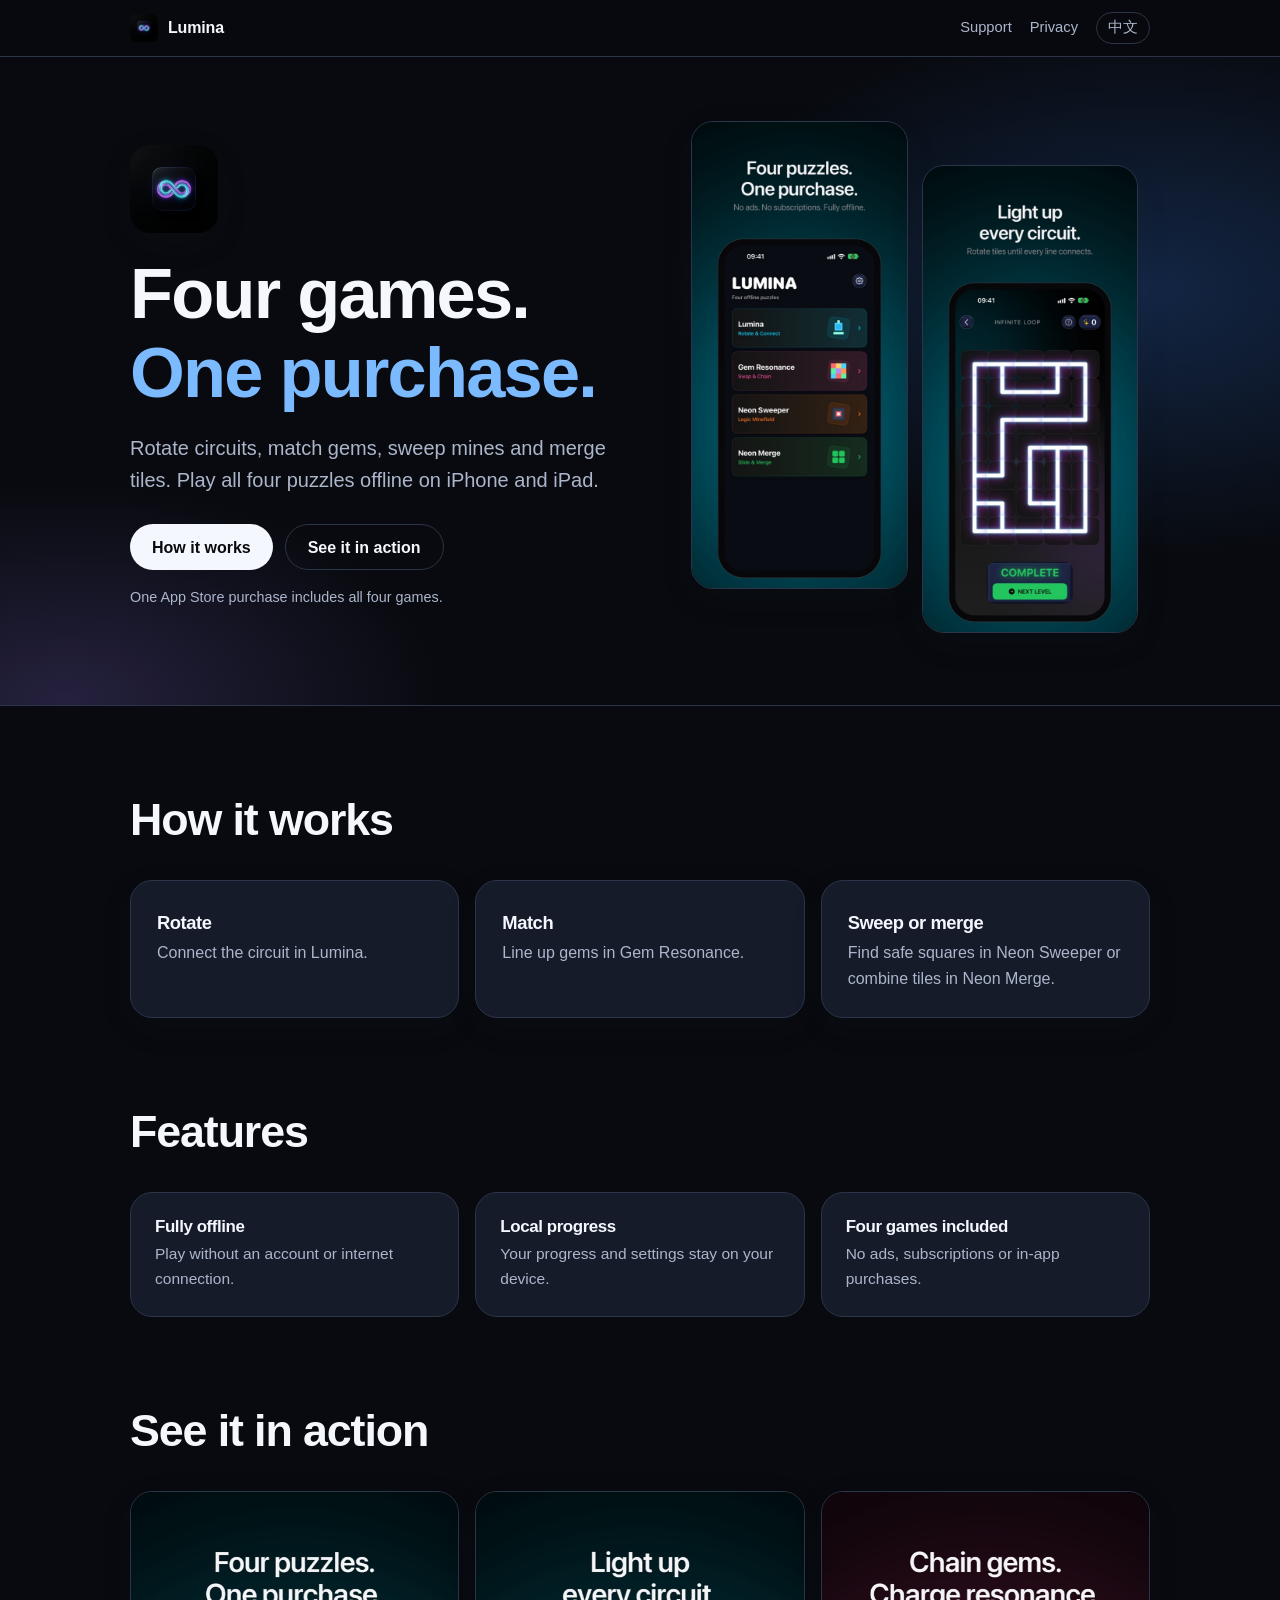
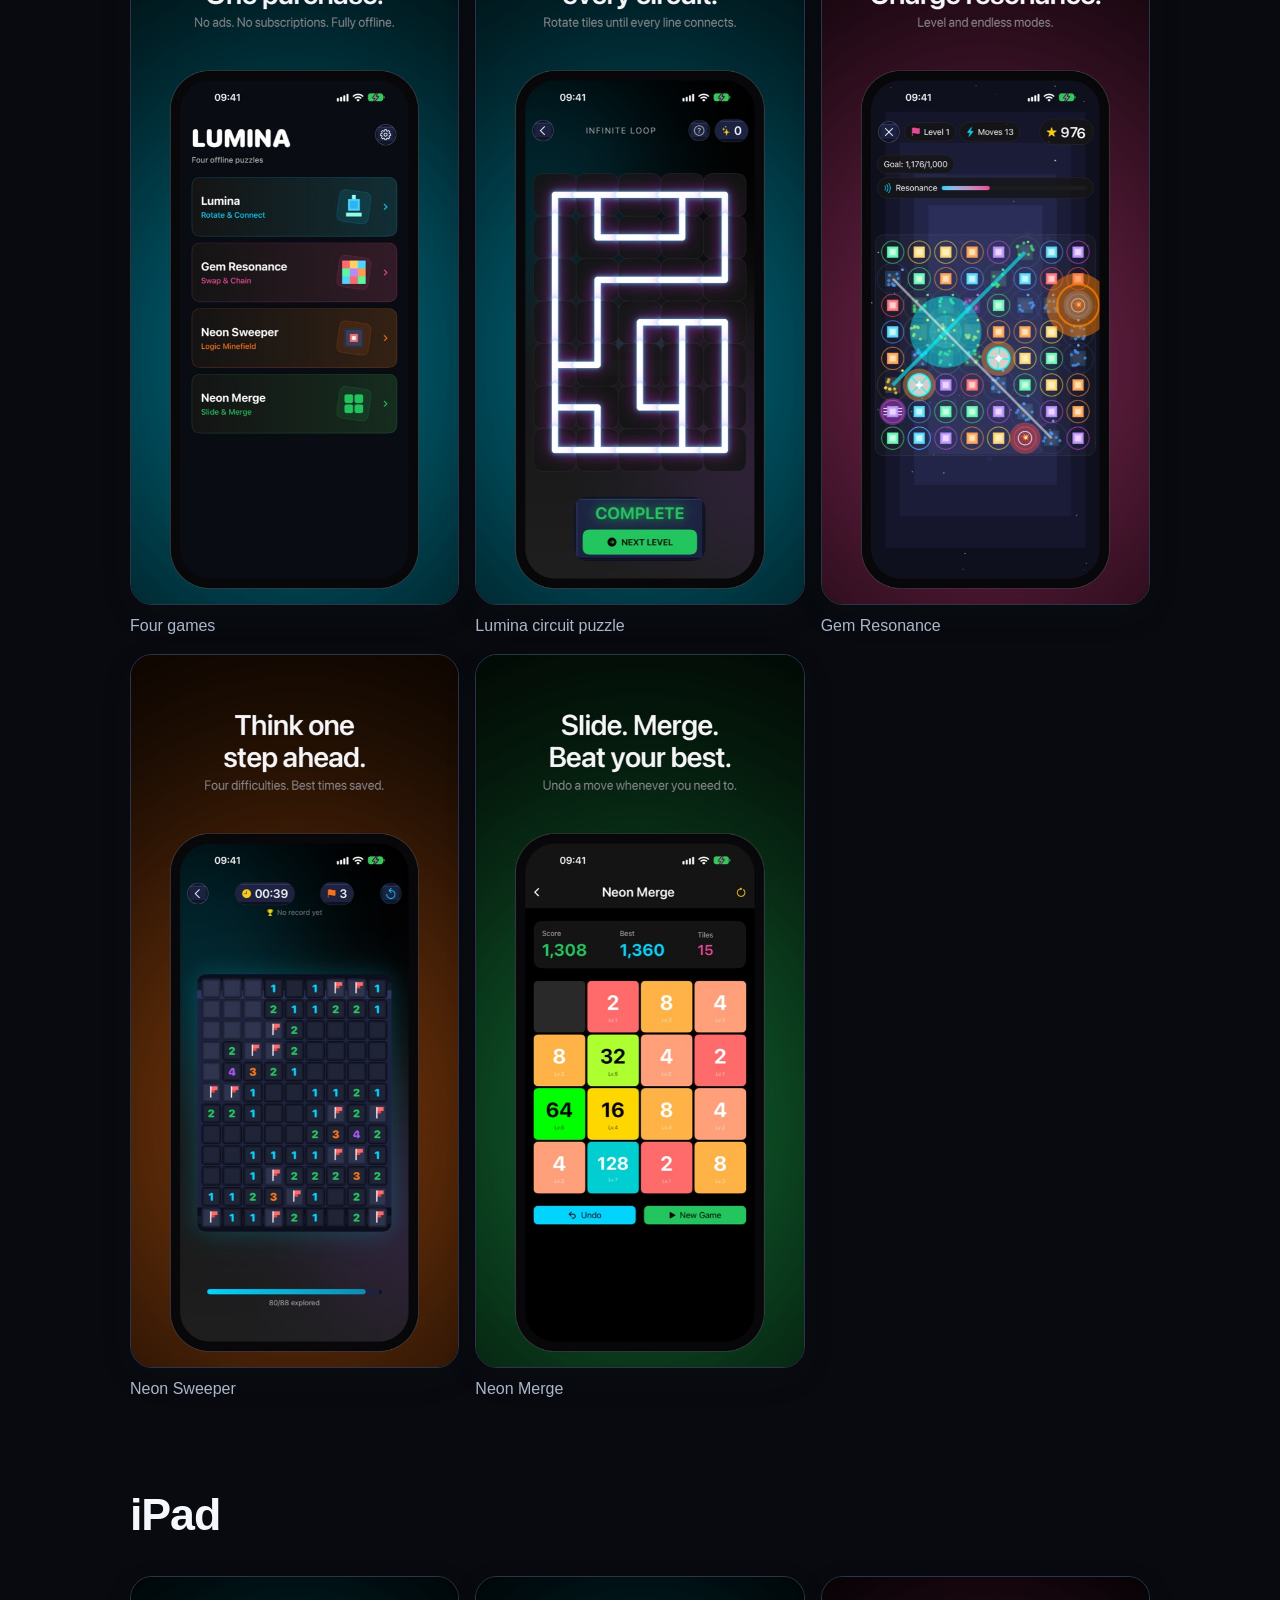
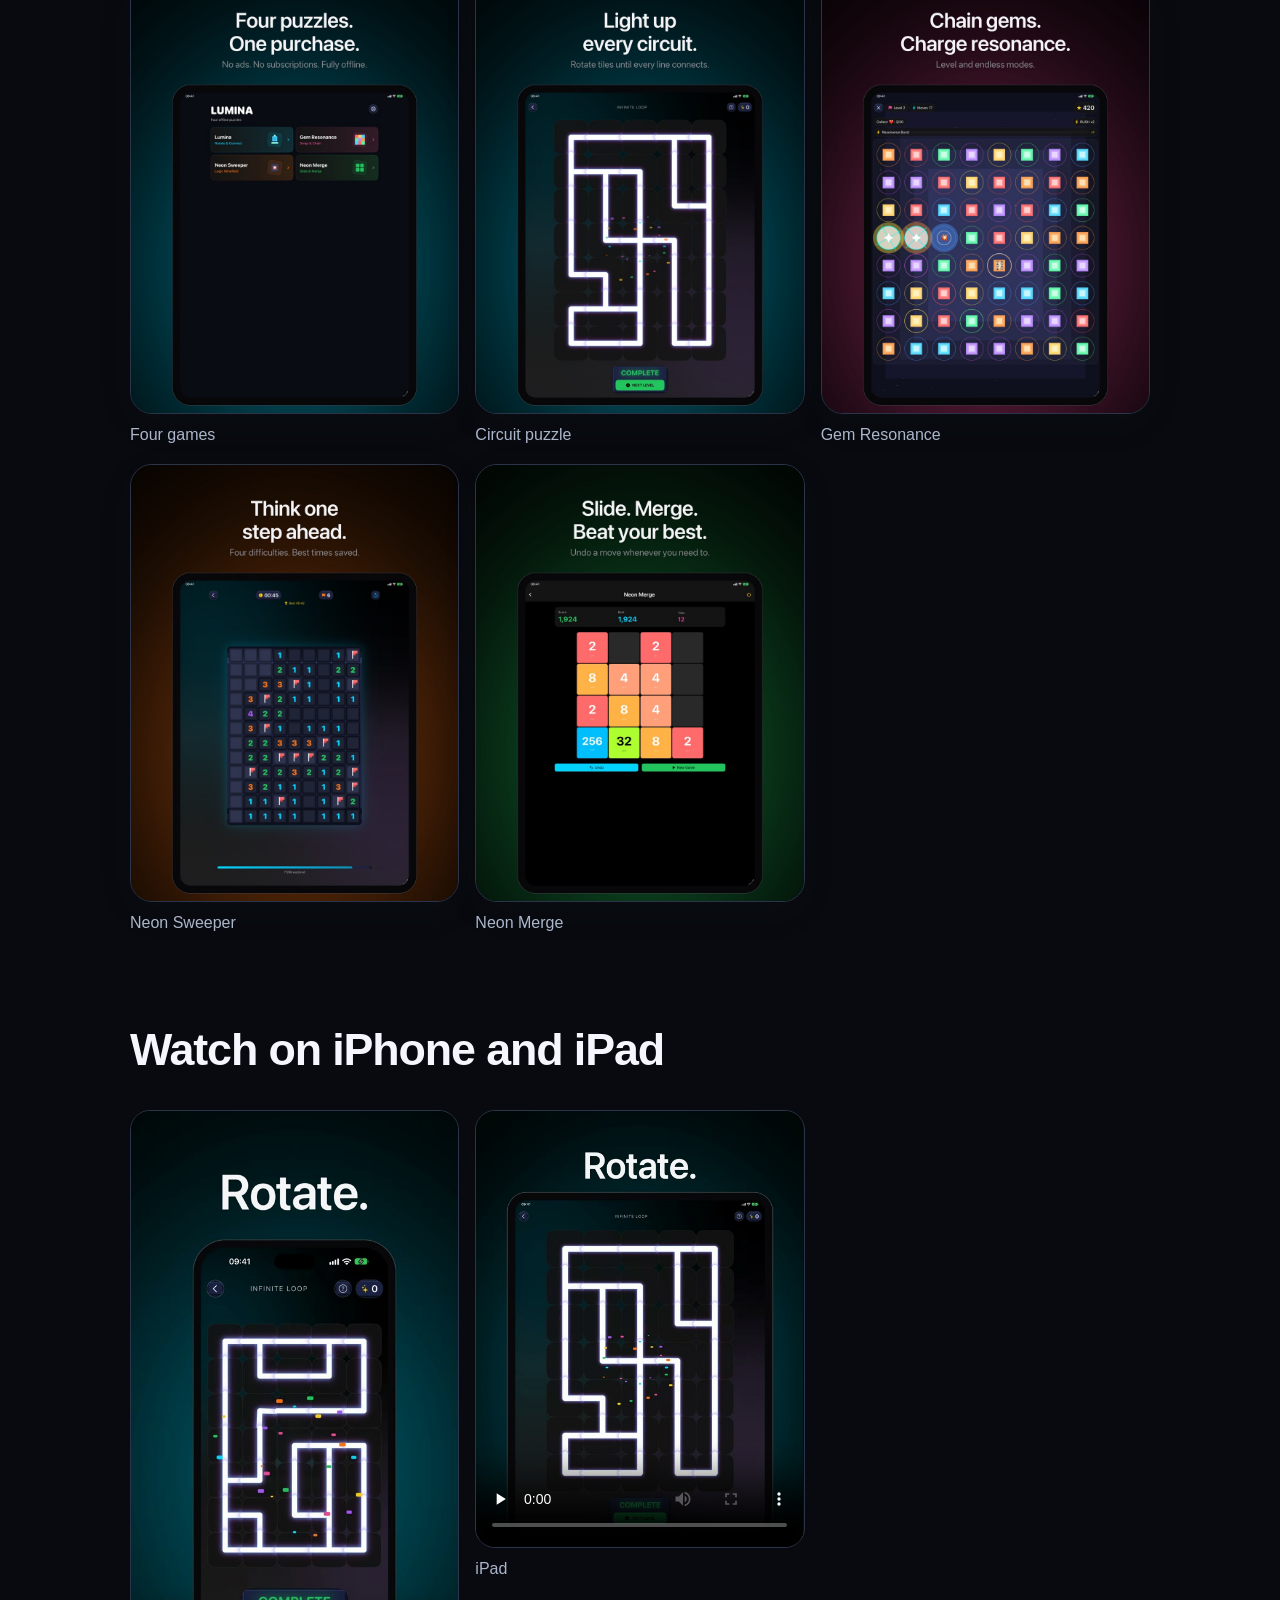
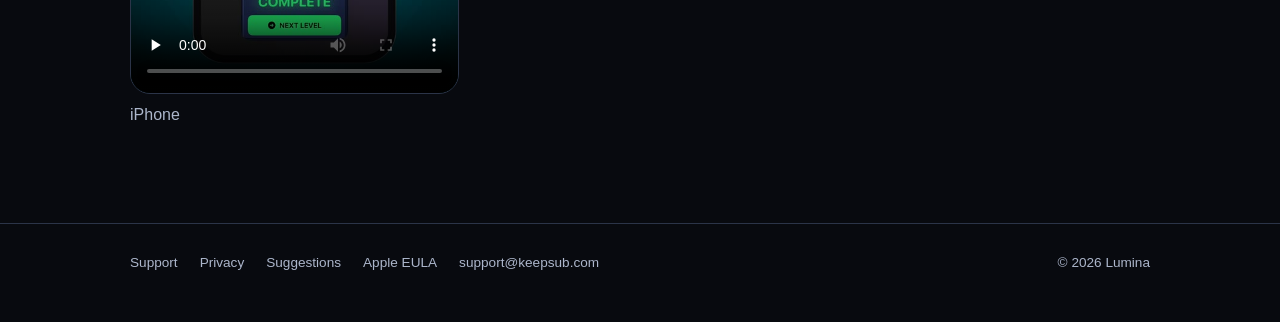
<file: index.html>
<!doctype html>
<html lang="en">
<head>
  <meta charset="utf-8">
  <meta name="viewport" content="width=device-width, initial-scale=1">
  <title>Lumina · Four games. One purchase.</title>
  <meta name="description" content="Rotate circuits, match gems, sweep mines and merge tiles. Play all four puzzles offline on iPhone and iPad.">
  <meta property="og:title" content="Lumina · Four games. One purchase.">
  <meta property="og:description" content="Rotate circuits, match gems, sweep mines and merge tiles. Play all four puzzles offline on iPhone and iPad.">
  <meta property="og:image" content="https://zergcsda.github.io/lumina-docs/media/icon.png">
  <link rel="alternate" hreflang="en" href="https://zergcsda.github.io/lumina-docs/index.html">
  <link rel="alternate" hreflang="zh-Hans" href="https://zergcsda.github.io/lumina-docs/index_zh.html">
  <link rel="icon" href="media/icon.png">
  <link rel="stylesheet" href="home.css">
</head>
<body>
<nav class="top"><div class="wrap">
  <a class="brand" href="index.html"><img src="media/icon.png" alt="">Lumina</a>
  <div class="links">
    <a href="support.html">Support</a>
    <a href="privacy.html">Privacy</a>
    <a class="lang" href="index_zh.html" lang="zh-Hans">中文</a>
  </div>
</div></nav>
<main>
<section class="hero"><div class="wrap">
  <div>
    <img class="icon" src="media/icon.png" alt="" width="88" height="88">
    <h1>Four games.<br><span class="accent">One purchase.</span></h1>
    <p class="lead">Rotate circuits, match gems, sweep mines and merge tiles. Play all four puzzles offline on iPhone and iPad.</p>
    <div class="actions"><a class="btn primary" href="#how">How it works</a><a class="btn ghost" href="#gallery">See it in action</a></div>
    <p class="avail">One App Store purchase includes all four games.</p>
  </div>
  <div class="shots">
    <img src="media/iphone_en_1.jpg" alt="Four games" decoding="async">
    <img src="media/iphone_en_2.jpg" alt="Lumina circuit puzzle" decoding="async">
  </div>
</div></section>
<div class="wrap">
<section class="block" id="how">
  <h2>How it works</h2>
  <div class="steps">
    <article class="step"><h3>Rotate</h3><p>Connect the circuit in Lumina.</p></article>
    <article class="step"><h3>Match</h3><p>Line up gems in Gem Resonance.</p></article>
    <article class="step"><h3>Sweep or merge</h3><p>Find safe squares in Neon Sweeper or combine tiles in Neon Merge.</p></article>
  </div>
</section>
<section class="block">
  <h2>Features</h2>
  <div class="grid">
    <article class="feat"><h3>Fully offline</h3><p>Play without an account or internet connection.</p></article>
    <article class="feat"><h3>Local progress</h3><p>Your progress and settings stay on your device.</p></article>
    <article class="feat"><h3>Four games included</h3><p>No ads, subscriptions or in-app purchases.</p></article>
  </div>
</section>
<section class="block" id="gallery">
  <h2>See it in action</h2>
  <div class="gallery">
    <figure><img src="media/iphone_en_1.jpg" alt="" loading="lazy" decoding="async"><figcaption>Four games</figcaption></figure>
    <figure><img src="media/iphone_en_2.jpg" alt="" loading="lazy" decoding="async"><figcaption>Lumina circuit puzzle</figcaption></figure>
    <figure><img src="media/iphone_en_3.jpg" alt="" loading="lazy" decoding="async"><figcaption>Gem Resonance</figcaption></figure>
    <figure><img src="media/iphone_en_4.jpg" alt="" loading="lazy" decoding="async"><figcaption>Neon Sweeper</figcaption></figure>
    <figure><img src="media/iphone_en_5.jpg" alt="" loading="lazy" decoding="async"><figcaption>Neon Merge</figcaption></figure>
  </div>
</section>
<section class="block">
  <h2>iPad</h2>
  <div class="gallery">
    <figure><img src="media/ipad_en_1.jpg" alt="" loading="lazy"><figcaption>Four games</figcaption></figure>
    <figure><img src="media/ipad_en_2.jpg" alt="" loading="lazy"><figcaption>Circuit puzzle</figcaption></figure>
    <figure><img src="media/ipad_en_3.jpg" alt="" loading="lazy"><figcaption>Gem Resonance</figcaption></figure>
    <figure><img src="media/ipad_en_4.jpg" alt="" loading="lazy"><figcaption>Neon Sweeper</figcaption></figure>
    <figure><img src="media/ipad_en_5.jpg" alt="" loading="lazy"><figcaption>Neon Merge</figcaption></figure>
  </div>
</section>
<section class="block media" id="video">
  <h2>Watch on iPhone and iPad</h2>
  <div class="gallery">
    <figure><video src="media/promo_iphone.mp4" poster="media/poster_iphone.jpg" controls playsinline preload="none"></video><figcaption>iPhone</figcaption></figure>
    <figure><video src="media/promo_ipad.mp4" poster="media/poster_ipad.jpg" controls playsinline preload="none"></video><figcaption>iPad</figcaption></figure>
  </div>
</section>
</div>
</main>
<footer><div class="wrap">
  <a href="support.html">Support</a>
  <a href="privacy.html">Privacy</a>
  <a href="support.html#feedback">Suggestions</a>
  <a href="https://www.apple.com/legal/internet-services/itunes/dev/stdeula/">Apple EULA</a>
  <a href="mailto:support@keepsub.com">support@keepsub.com</a>
  <span class="sp">© 2026 Lumina</span>
</div></footer>
</body>
</html>
</file>
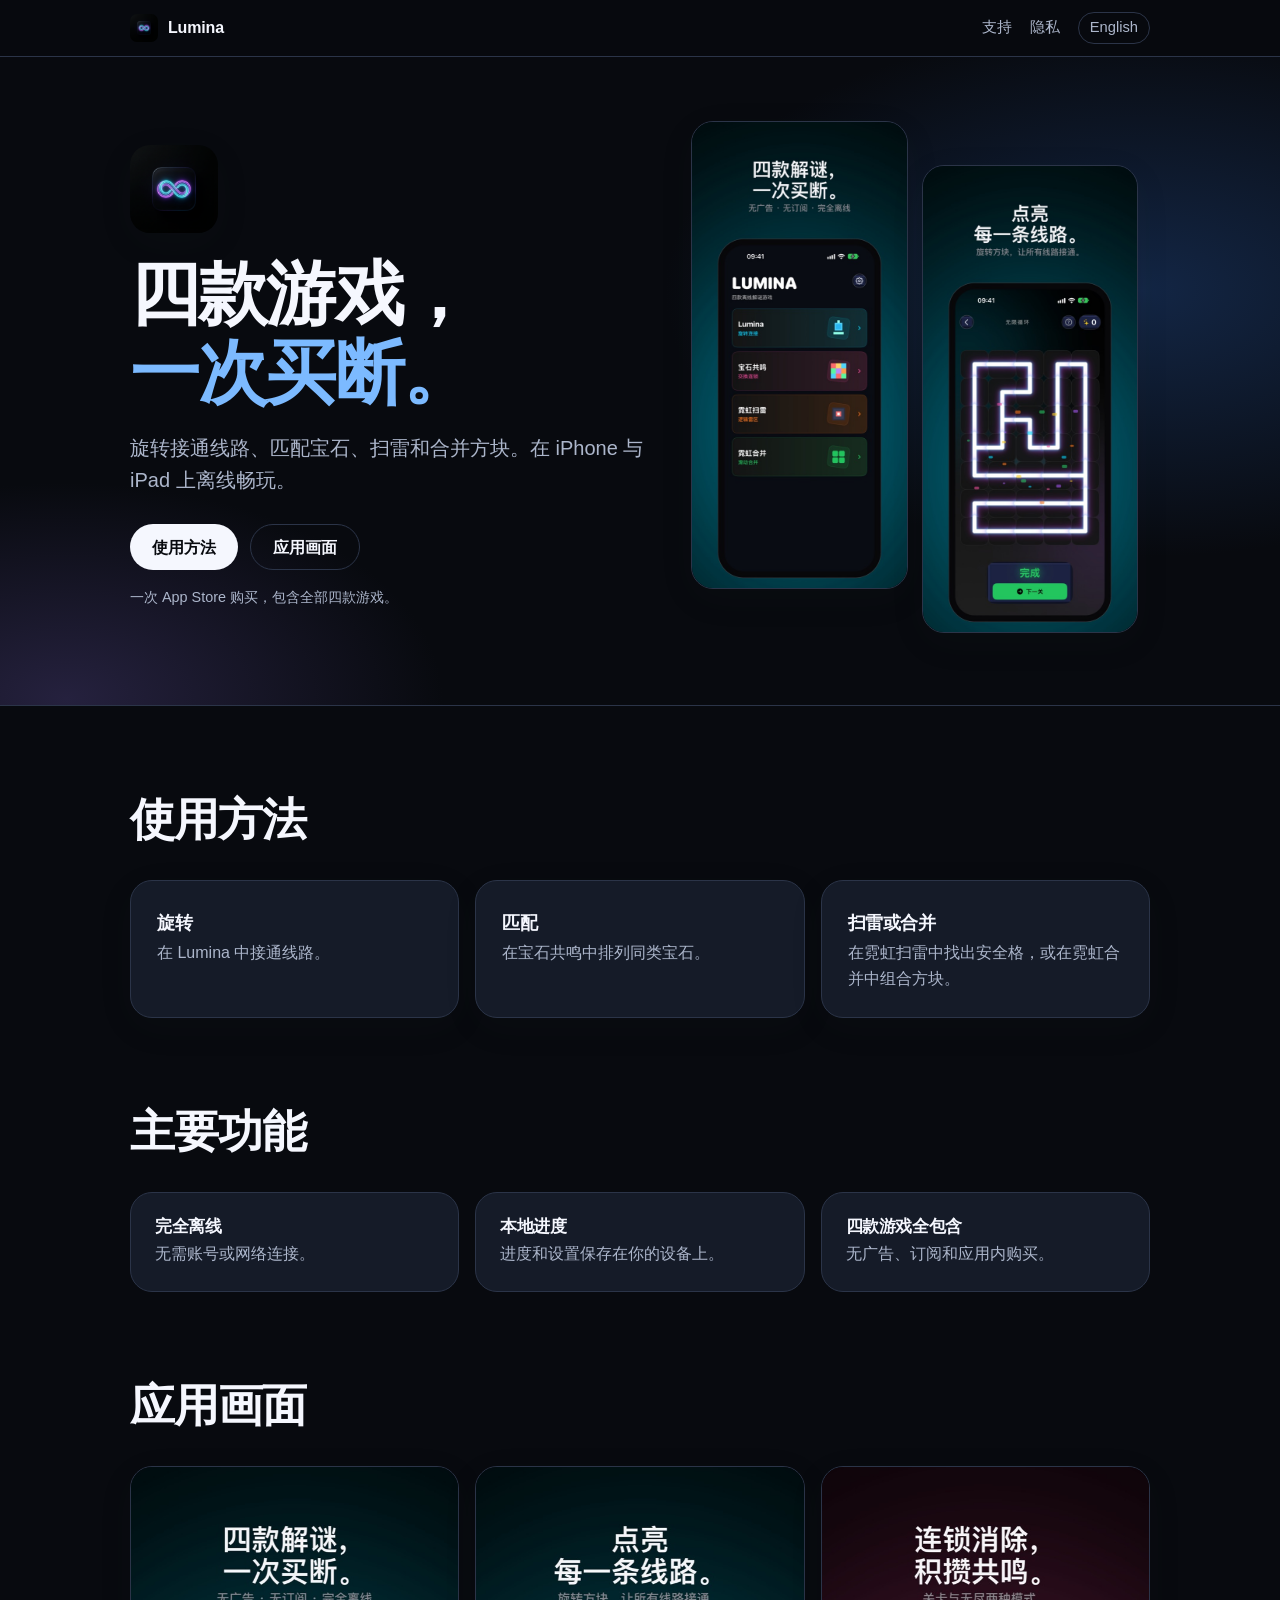
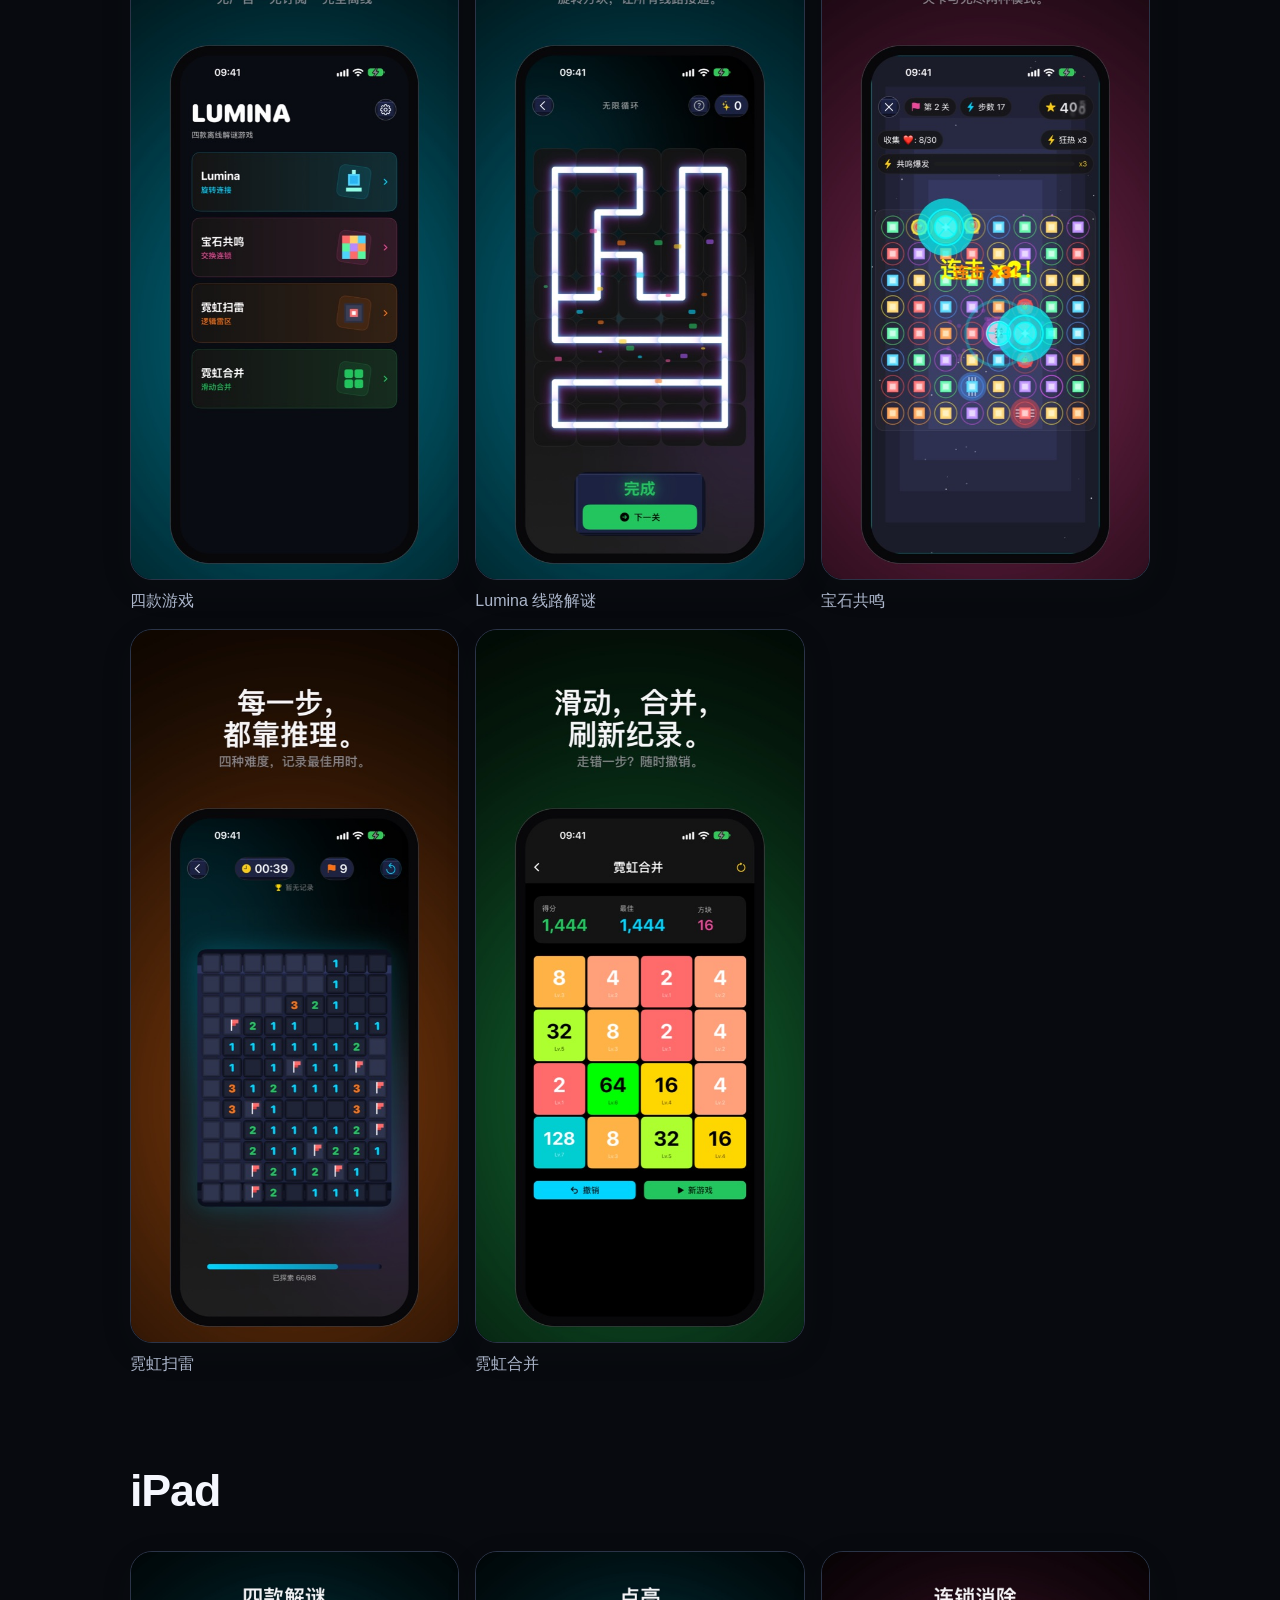
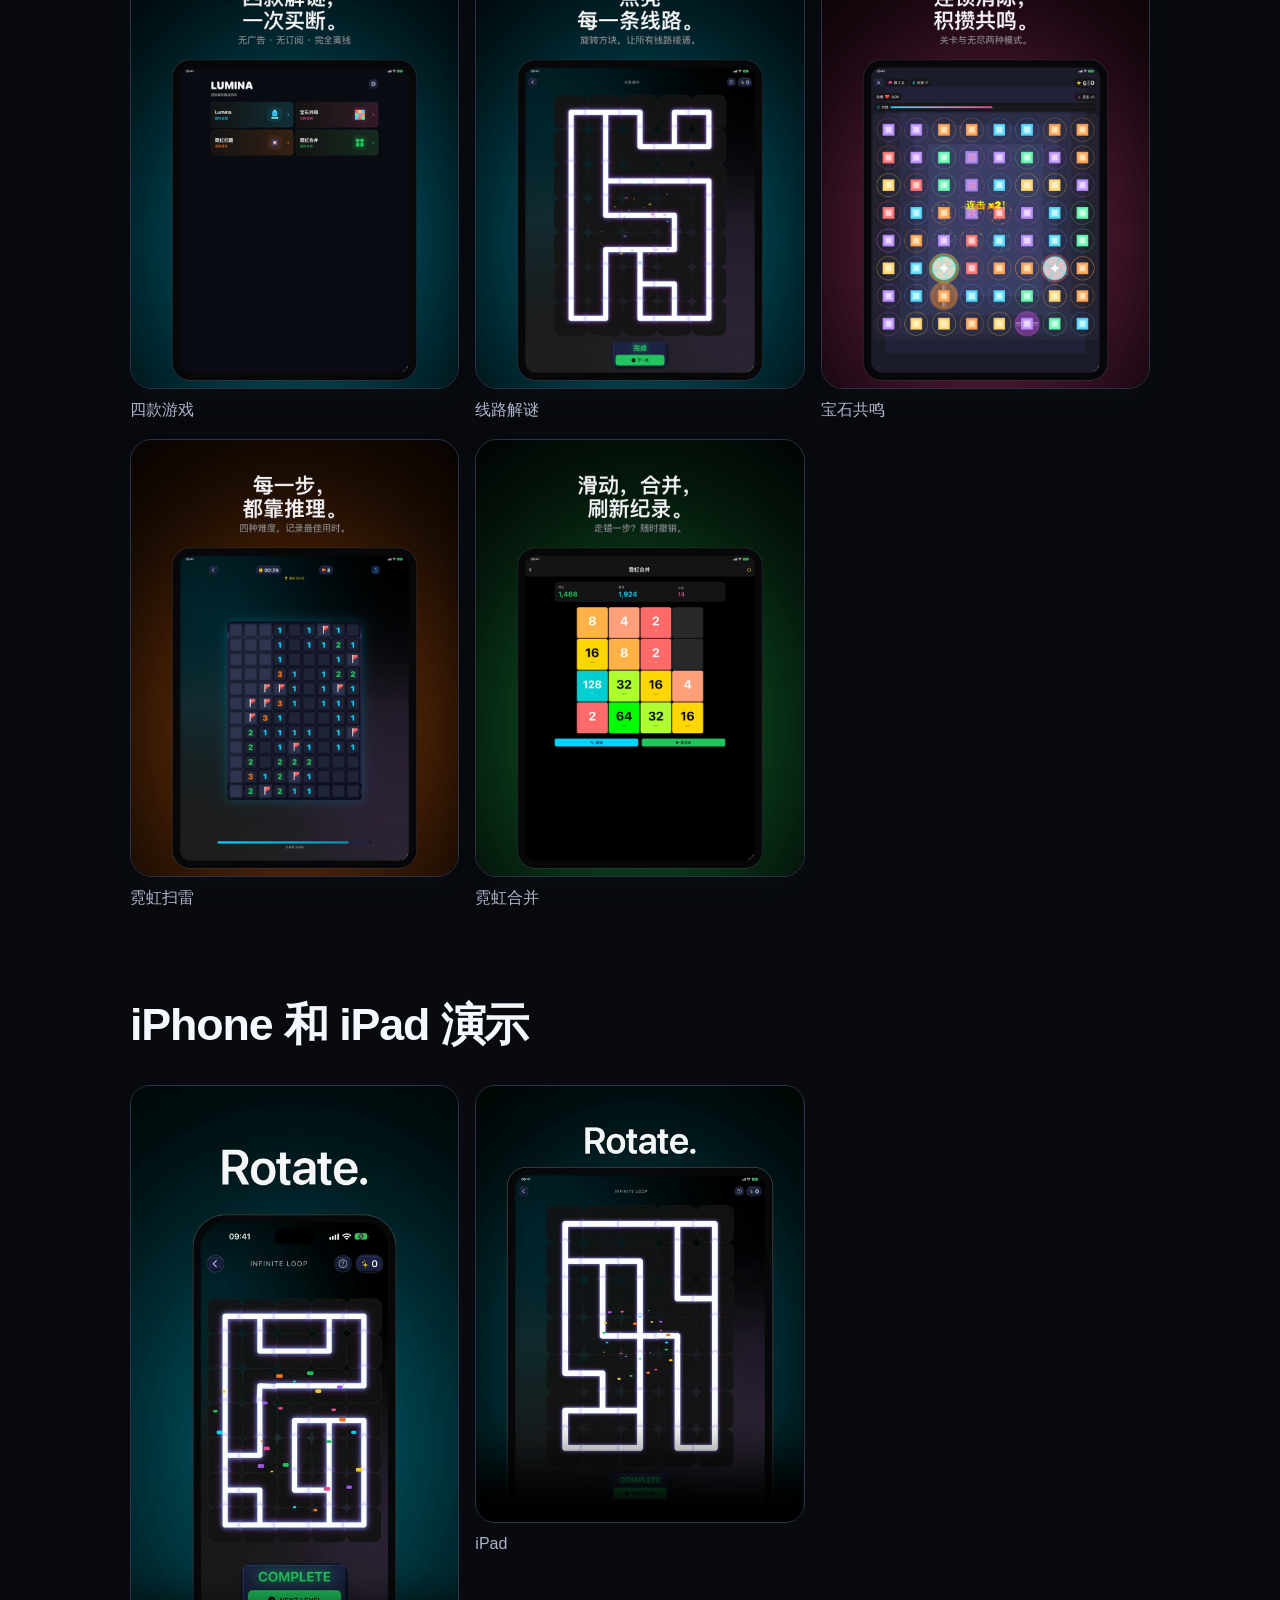
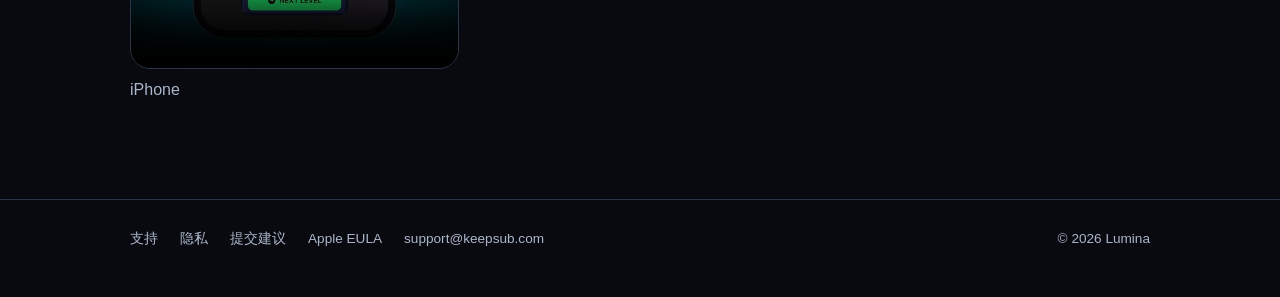
<file: index_zh.html>
<!doctype html>
<html lang="zh-Hans">
<head>
  <meta charset="utf-8">
  <meta name="viewport" content="width=device-width, initial-scale=1">
  <title>Lumina · 四款游戏， 一次买断。</title>
  <meta name="description" content="旋转接通线路、匹配宝石、扫雷和合并方块。在 iPhone 与 iPad 上离线畅玩。">
  <meta property="og:title" content="Lumina · 四款游戏， 一次买断。">
  <meta property="og:description" content="旋转接通线路、匹配宝石、扫雷和合并方块。在 iPhone 与 iPad 上离线畅玩。">
  <meta property="og:image" content="https://zergcsda.github.io/lumina-docs/media/icon.png">
  <link rel="alternate" hreflang="en" href="https://zergcsda.github.io/lumina-docs/index.html">
  <link rel="alternate" hreflang="zh-Hans" href="https://zergcsda.github.io/lumina-docs/index_zh.html">
  <link rel="icon" href="media/icon.png">
  <link rel="stylesheet" href="home.css">
</head>
<body>
<nav class="top"><div class="wrap">
  <a class="brand" href="index_zh.html"><img src="media/icon.png" alt="">Lumina</a>
  <div class="links">
    <a href="support.html#zh">支持</a>
    <a href="privacy.html#zh">隐私</a>
    <a class="lang" href="index.html" lang="en">English</a>
  </div>
</div></nav>
<main>
<section class="hero"><div class="wrap">
  <div>
    <img class="icon" src="media/icon.png" alt="" width="88" height="88">
    <h1>四款游戏，<br><span class="accent">一次买断。</span></h1>
    <p class="lead">旋转接通线路、匹配宝石、扫雷和合并方块。在 iPhone 与 iPad 上离线畅玩。</p>
    <div class="actions"><a class="btn primary" href="#how">使用方法</a><a class="btn ghost" href="#gallery">应用画面</a></div>
    <p class="avail">一次 App Store 购买，包含全部四款游戏。</p>
  </div>
  <div class="shots">
    <img src="media/iphone_zh-Hans_1.jpg" alt="四款游戏" decoding="async">
    <img src="media/iphone_zh-Hans_2.jpg" alt="Lumina 线路解谜" decoding="async">
  </div>
</div></section>
<div class="wrap">
<section class="block" id="how">
  <h2>使用方法</h2>
  <div class="steps">
    <article class="step"><h3>旋转</h3><p>在 Lumina 中接通线路。</p></article>
    <article class="step"><h3>匹配</h3><p>在宝石共鸣中排列同类宝石。</p></article>
    <article class="step"><h3>扫雷或合并</h3><p>在霓虹扫雷中找出安全格，或在霓虹合并中组合方块。</p></article>
  </div>
</section>
<section class="block">
  <h2>主要功能</h2>
  <div class="grid">
    <article class="feat"><h3>完全离线</h3><p>无需账号或网络连接。</p></article>
    <article class="feat"><h3>本地进度</h3><p>进度和设置保存在你的设备上。</p></article>
    <article class="feat"><h3>四款游戏全包含</h3><p>无广告、订阅和应用内购买。</p></article>
  </div>
</section>
<section class="block" id="gallery">
  <h2>应用画面</h2>
  <div class="gallery">
    <figure><img src="media/iphone_zh-Hans_1.jpg" alt="" loading="lazy" decoding="async"><figcaption>四款游戏</figcaption></figure>
    <figure><img src="media/iphone_zh-Hans_2.jpg" alt="" loading="lazy" decoding="async"><figcaption>Lumina 线路解谜</figcaption></figure>
    <figure><img src="media/iphone_zh-Hans_3.jpg" alt="" loading="lazy" decoding="async"><figcaption>宝石共鸣</figcaption></figure>
    <figure><img src="media/iphone_zh-Hans_4.jpg" alt="" loading="lazy" decoding="async"><figcaption>霓虹扫雷</figcaption></figure>
    <figure><img src="media/iphone_zh-Hans_5.jpg" alt="" loading="lazy" decoding="async"><figcaption>霓虹合并</figcaption></figure>
  </div>
</section>
<section class="block">
  <h2>iPad</h2>
  <div class="gallery">
    <figure><img src="media/ipad_zh-Hans_1.jpg" alt="" loading="lazy"><figcaption>四款游戏</figcaption></figure>
    <figure><img src="media/ipad_zh-Hans_2.jpg" alt="" loading="lazy"><figcaption>线路解谜</figcaption></figure>
    <figure><img src="media/ipad_zh-Hans_3.jpg" alt="" loading="lazy"><figcaption>宝石共鸣</figcaption></figure>
    <figure><img src="media/ipad_zh-Hans_4.jpg" alt="" loading="lazy"><figcaption>霓虹扫雷</figcaption></figure>
    <figure><img src="media/ipad_zh-Hans_5.jpg" alt="" loading="lazy"><figcaption>霓虹合并</figcaption></figure>
  </div>
</section>
<section class="block media" id="video">
  <h2>iPhone 和 iPad 演示</h2>
  <div class="gallery">
    <figure><video src="media/promo_iphone.mp4" poster="media/poster_iphone.jpg" controls playsinline preload="none"></video><figcaption>iPhone</figcaption></figure>
    <figure><video src="media/promo_ipad.mp4" poster="media/poster_ipad.jpg" controls playsinline preload="none"></video><figcaption>iPad</figcaption></figure>
  </div>
</section>
</div>
</main>
<footer><div class="wrap">
  <a href="support.html#zh">支持</a>
  <a href="privacy.html#zh">隐私</a>
  <a href="support.html#feedback-zh">提交建议</a>
  <a href="https://www.apple.com/legal/internet-services/itunes/dev/stdeula/">Apple EULA</a>
  <a href="mailto:support@keepsub.com">support@keepsub.com</a>
  <span class="sp">© 2026 Lumina</span>
</div></footer>
</body>
</html>
</file>
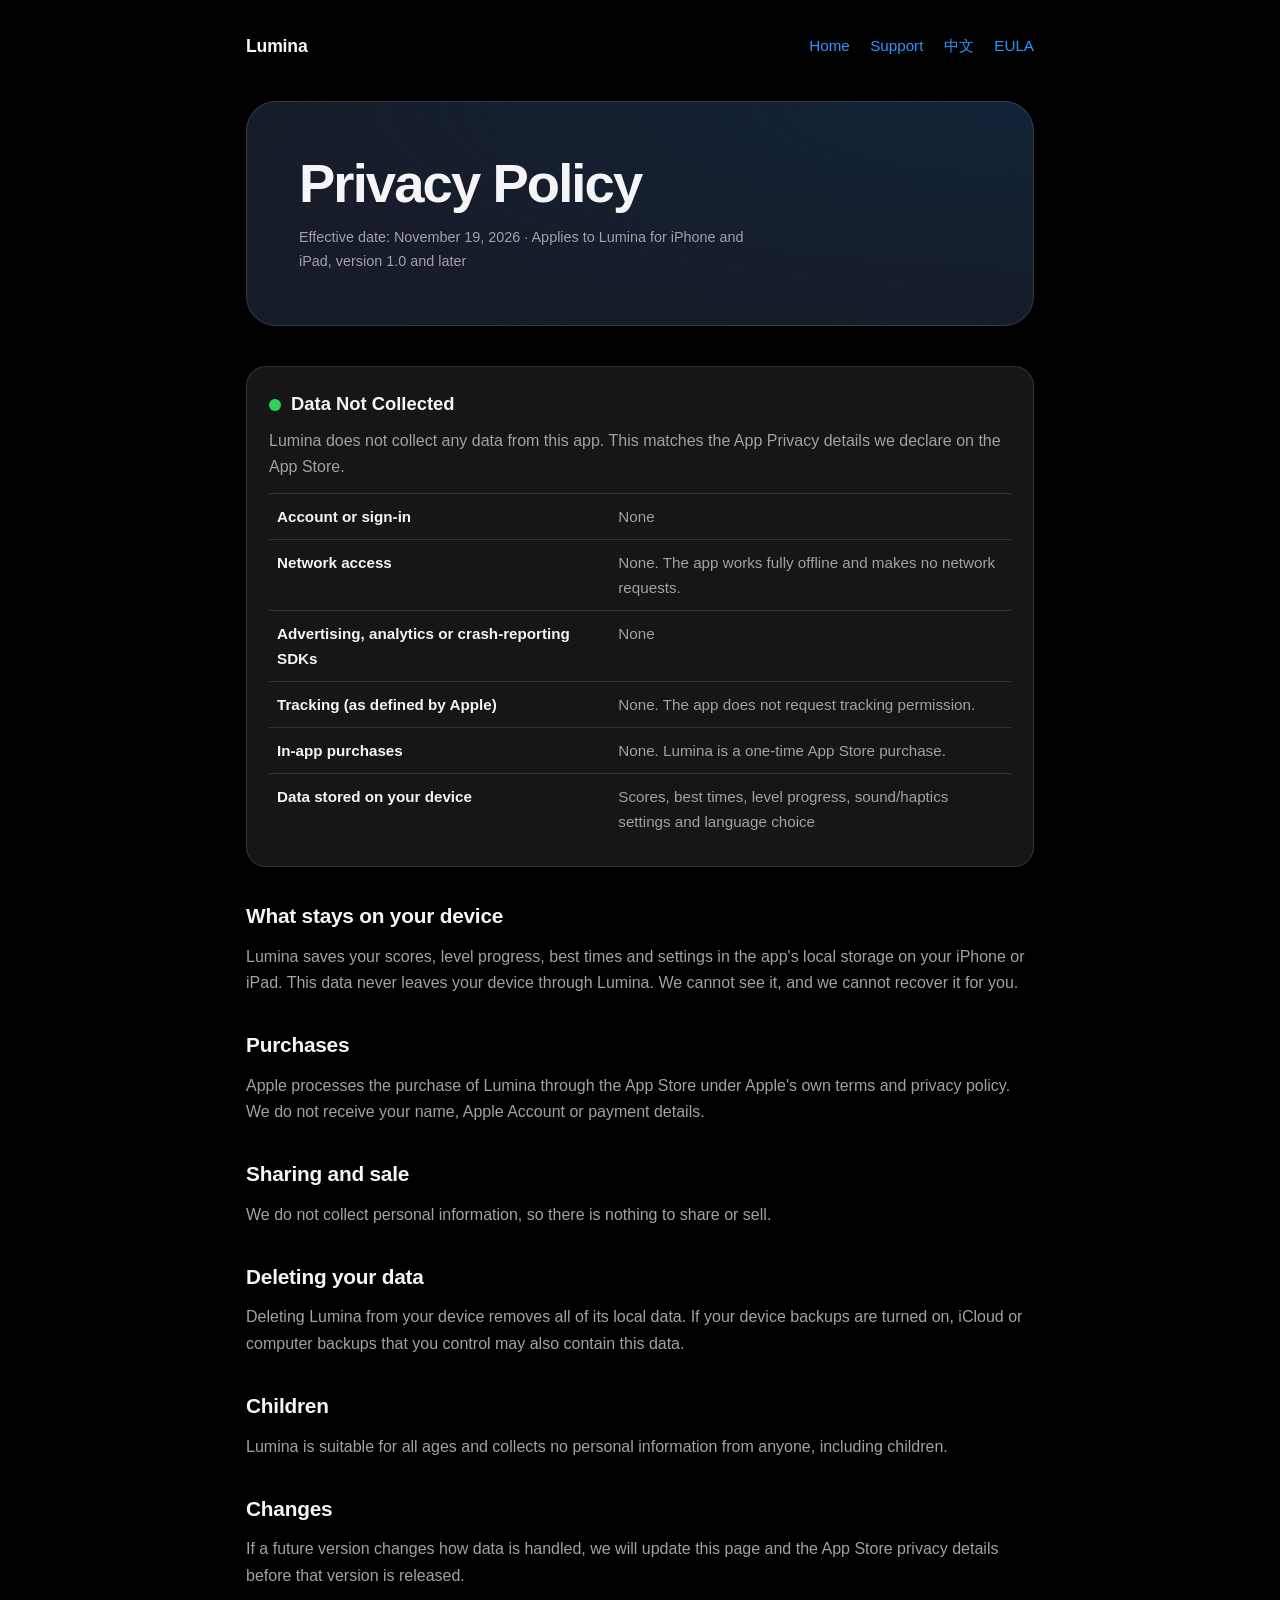
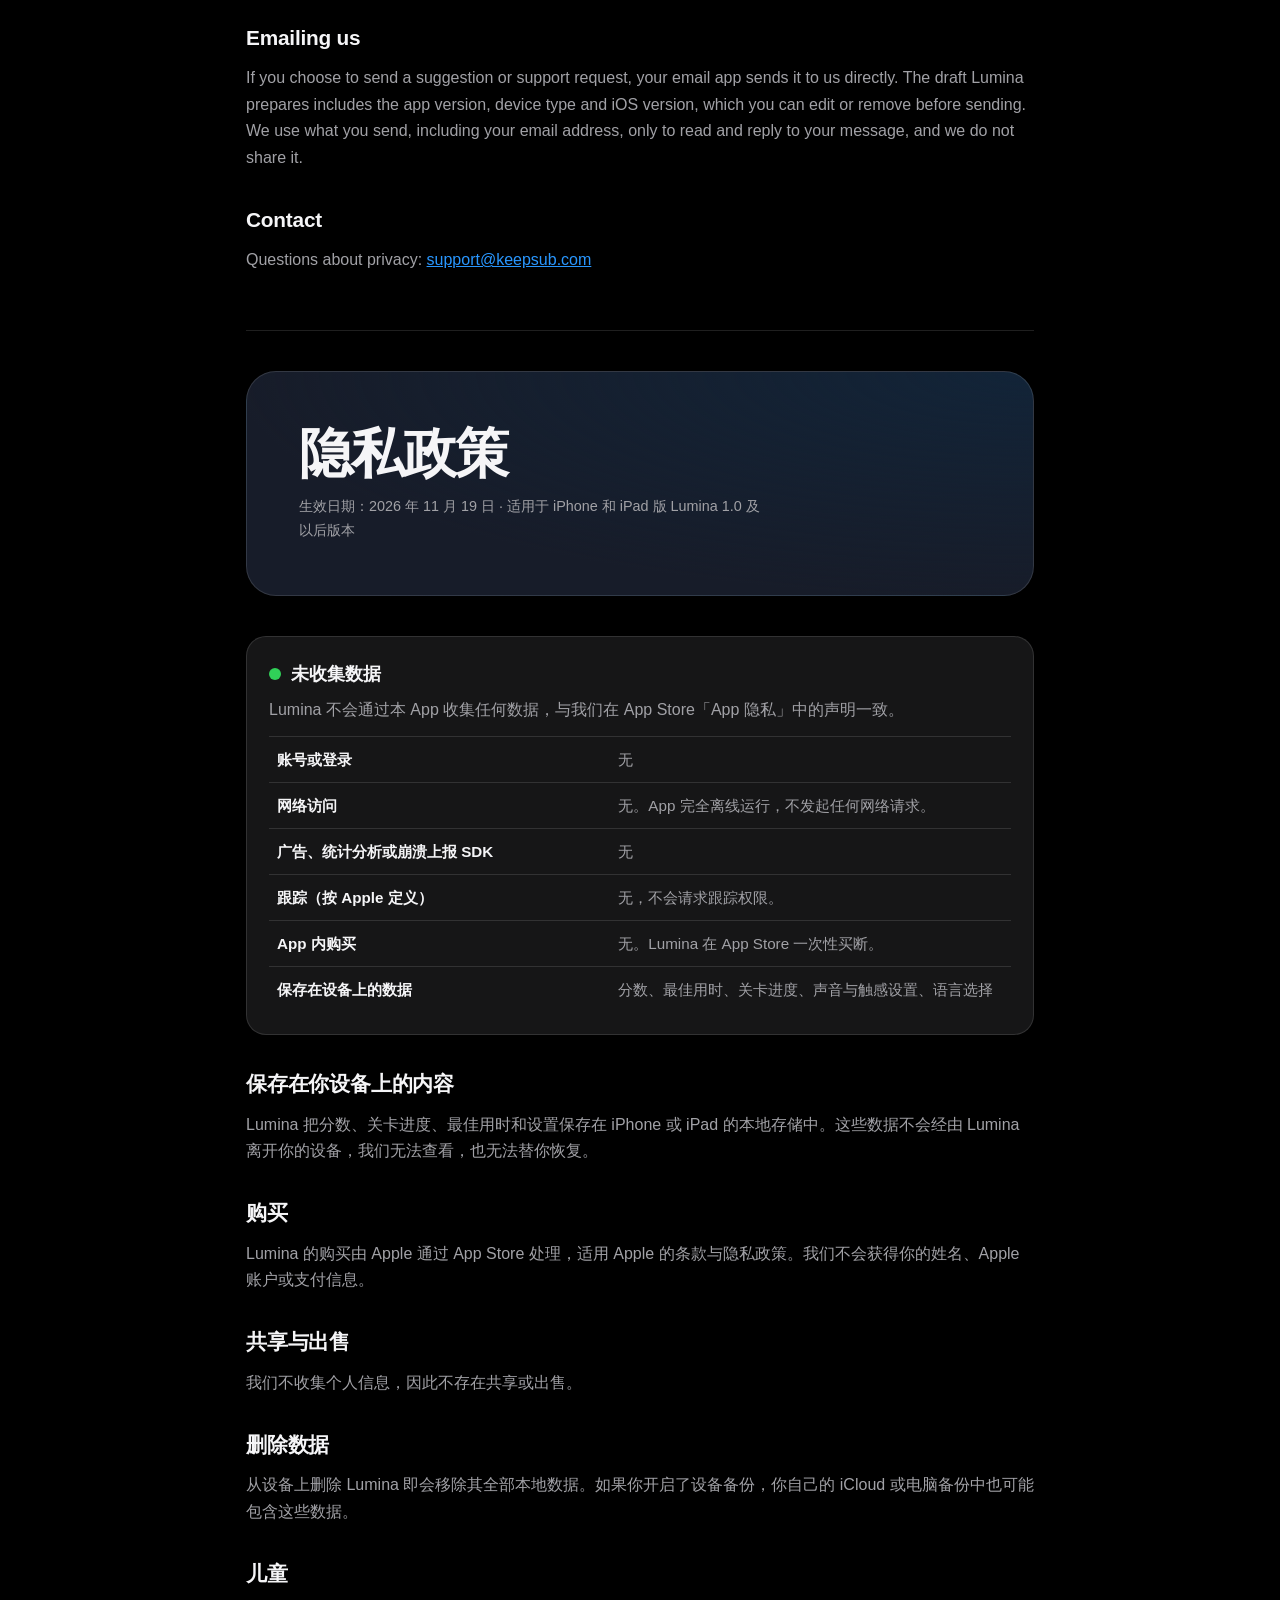
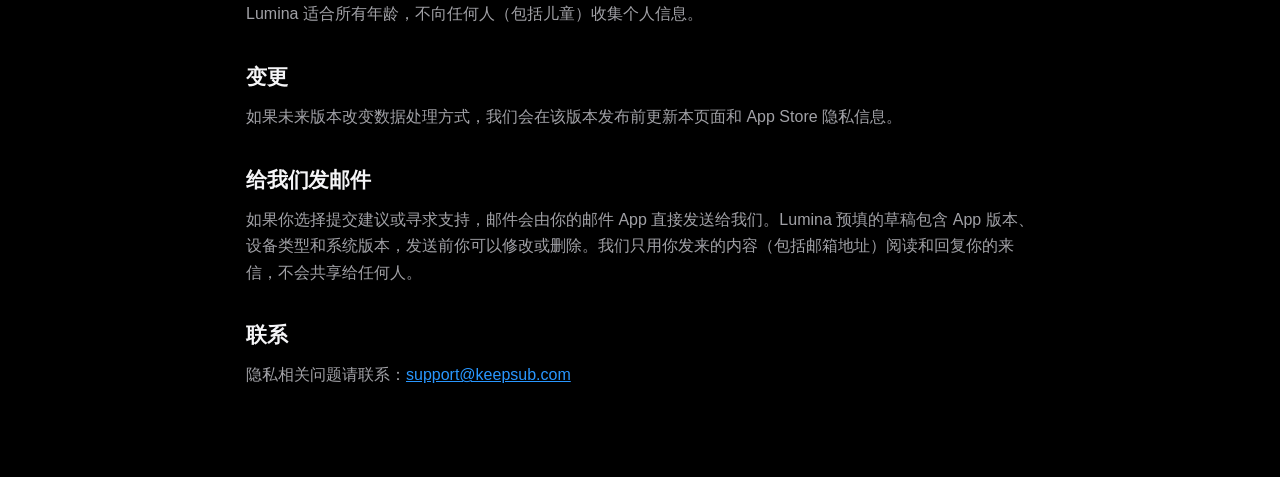
<file: privacy.html>
<!DOCTYPE html>
<html lang="en">
<head>
    <meta charset="UTF-8">
    <meta name="viewport" content="width=device-width, initial-scale=1.0">
    <title>Privacy Policy · 隐私政策 - Lumina</title>
    <meta name="description" content="Lumina does not collect any data. All scores, progress and settings stay on your device.">
    <style>
        :root {
            --bg: #000000;
            --panel: #161617;
            --text: #f5f5f7;
            --muted: #a1a1a6;
            --accent: #2997ff;
            --ok: #30d158;
            --border: rgba(255, 255, 255, 0.12);
        }
        * { box-sizing: border-box; margin: 0; padding: 0; }
        body {
            font-family: -apple-system, BlinkMacSystemFont, "SF Pro Text", "PingFang SC", "Segoe UI", sans-serif;
            background: var(--bg);
            color: var(--text);
            line-height: 1.65;
            padding: 32px 16px 80px;
            max-width: 820px;
            margin: 0 auto;
        }
        header { display: flex; justify-content: space-between; align-items: center; margin-bottom: 40px; flex-wrap: wrap; gap: 12px; }
        header strong { font-size: 1.1rem; letter-spacing: -0.01em; }
        nav a { color: var(--accent); text-decoration: none; margin-left: 16px; font-size: 0.95rem; }
        nav a:first-child { margin-left: 0; }
        h1 { font-size: clamp(2rem, 6vw, 2.8rem); letter-spacing: -0.02em; line-height: 1.1; margin-bottom: 8px; }
        h2 { margin: 32px 0 10px; font-size: 1.3rem; letter-spacing: -0.01em; }
        p, li { color: var(--muted); margin: 8px 0; }
        ul { padding-left: 20px; }
        .date { color: var(--muted); font-size: 0.9rem; }
        .label {
            margin: 28px 0;
            border: 1px solid var(--border);
            border-radius: 18px;
            padding: 22px;
            background: var(--panel);
        }
        .label .badge { display: inline-flex; align-items: center; gap: 10px; font-weight: 600; color: var(--text); font-size: 1.15rem; }
        .label .dot { width: 12px; height: 12px; border-radius: 50%; background: var(--ok); flex-shrink: 0; }
        table { width: 100%; border-collapse: collapse; margin-top: 12px; font-size: 0.95rem; }
        th, td { text-align: left; padding: 10px 8px; border-top: 1px solid var(--border); vertical-align: top; }
        th { color: var(--text); font-weight: 600; width: 46%; }
        td { color: var(--muted); }
        .lang { border-top: 1px solid var(--border); margin-top: 56px; padding-top: 40px; }
        a { color: var(--accent); }
    </style>
<link rel="stylesheet" href="documents.css?v=1">
</head>
<body class="product-document">
    <header>
        <strong>Lumina</strong>
        <nav>
            <a href="index.html">Home</a>
            <a href="support.html">Support</a>
            <a href="#zh">中文</a>
            <a href="https://www.apple.com/legal/internet-services/itunes/dev/stdeula/" target="_blank" rel="noopener">EULA</a>
        </nav>
    </header>

    <section id="en" lang="en">
        <div class="document-hero"><h1>Privacy Policy</h1>
        <p class="date">Effective date: November 19, 2026 · Applies to Lumina for iPhone and iPad, version 1.0 and later</p></div>

        <div class="label">
            <div class="badge"><span class="dot"></span>Data Not Collected</div>
            <p>Lumina does not collect any data from this app. This matches the App Privacy details we declare on the App Store.</p>
            <table>
                <tr><th>Account or sign-in</th><td>None</td></tr>
                <tr><th>Network access</th><td>None. The app works fully offline and makes no network requests.</td></tr>
                <tr><th>Advertising, analytics or crash-reporting SDKs</th><td>None</td></tr>
                <tr><th>Tracking (as defined by Apple)</th><td>None. The app does not request tracking permission.</td></tr>
                <tr><th>In-app purchases</th><td>None. Lumina is a one-time App Store purchase.</td></tr>
                <tr><th>Data stored on your device</th><td>Scores, best times, level progress, sound/haptics settings and language choice</td></tr>
            </table>
        </div>

        <h2>What stays on your device</h2>
        <p>Lumina saves your scores, level progress, best times and settings in the app's local storage on your iPhone or iPad. This data never leaves your device through Lumina. We cannot see it, and we cannot recover it for you.</p>

        <h2>Purchases</h2>
        <p>Apple processes the purchase of Lumina through the App Store under Apple's own terms and privacy policy. We do not receive your name, Apple Account or payment details.</p>

        <h2>Sharing and sale</h2>
        <p>We do not collect personal information, so there is nothing to share or sell.</p>

        <h2>Deleting your data</h2>
        <p>Deleting Lumina from your device removes all of its local data. If your device backups are turned on, iCloud or computer backups that you control may also contain this data.</p>

        <h2>Children</h2>
        <p>Lumina is suitable for all ages and collects no personal information from anyone, including children.</p>

        <h2>Changes</h2>
        <p>If a future version changes how data is handled, we will update this page and the App Store privacy details before that version is released.</p>

        <h2>Emailing us</h2>
        <p>If you choose to send a suggestion or support request, your email app sends it to us directly. The draft Lumina prepares includes the app version, device type and iOS version, which you can edit or remove before sending. We use what you send, including your email address, only to read and reply to your message, and we do not share it.</p>

        <h2>Contact</h2>
        <p>Questions about privacy: <a href="mailto:support@keepsub.com">support@keepsub.com</a></p>
    </section>

    <section id="zh" class="lang" lang="zh-Hans">
        <div class="document-hero"><h1>隐私政策</h1>
        <p class="date">生效日期：2026 年 11 月 19 日 · 适用于 iPhone 和 iPad 版 Lumina 1.0 及以后版本</p></div>

        <div class="label">
            <div class="badge"><span class="dot"></span>未收集数据</div>
            <p>Lumina 不会通过本 App 收集任何数据，与我们在 App Store「App 隐私」中的声明一致。</p>
            <table>
                <tr><th>账号或登录</th><td>无</td></tr>
                <tr><th>网络访问</th><td>无。App 完全离线运行，不发起任何网络请求。</td></tr>
                <tr><th>广告、统计分析或崩溃上报 SDK</th><td>无</td></tr>
                <tr><th>跟踪（按 Apple 定义）</th><td>无，不会请求跟踪权限。</td></tr>
                <tr><th>App 内购买</th><td>无。Lumina 在 App Store 一次性买断。</td></tr>
                <tr><th>保存在设备上的数据</th><td>分数、最佳用时、关卡进度、声音与触感设置、语言选择</td></tr>
            </table>
        </div>

        <h2>保存在你设备上的内容</h2>
        <p>Lumina 把分数、关卡进度、最佳用时和设置保存在 iPhone 或 iPad 的本地存储中。这些数据不会经由 Lumina 离开你的设备，我们无法查看，也无法替你恢复。</p>

        <h2>购买</h2>
        <p>Lumina 的购买由 Apple 通过 App Store 处理，适用 Apple 的条款与隐私政策。我们不会获得你的姓名、Apple 账户或支付信息。</p>

        <h2>共享与出售</h2>
        <p>我们不收集个人信息，因此不存在共享或出售。</p>

        <h2>删除数据</h2>
        <p>从设备上删除 Lumina 即会移除其全部本地数据。如果你开启了设备备份，你自己的 iCloud 或电脑备份中也可能包含这些数据。</p>

        <h2>儿童</h2>
        <p>Lumina 适合所有年龄，不向任何人（包括儿童）收集个人信息。</p>

        <h2>变更</h2>
        <p>如果未来版本改变数据处理方式，我们会在该版本发布前更新本页面和 App Store 隐私信息。</p>

        <h2>给我们发邮件</h2>
        <p>如果你选择提交建议或寻求支持，邮件会由你的邮件 App 直接发送给我们。Lumina 预填的草稿包含 App 版本、设备类型和系统版本，发送前你可以修改或删除。我们只用你发来的内容（包括邮箱地址）阅读和回复你的来信，不会共享给任何人。</p>

        <h2>联系</h2>
        <p>隐私相关问题请联系：<a href="mailto:support@keepsub.com">support@keepsub.com</a></p>
    </section>
</body>
</html>
</file>
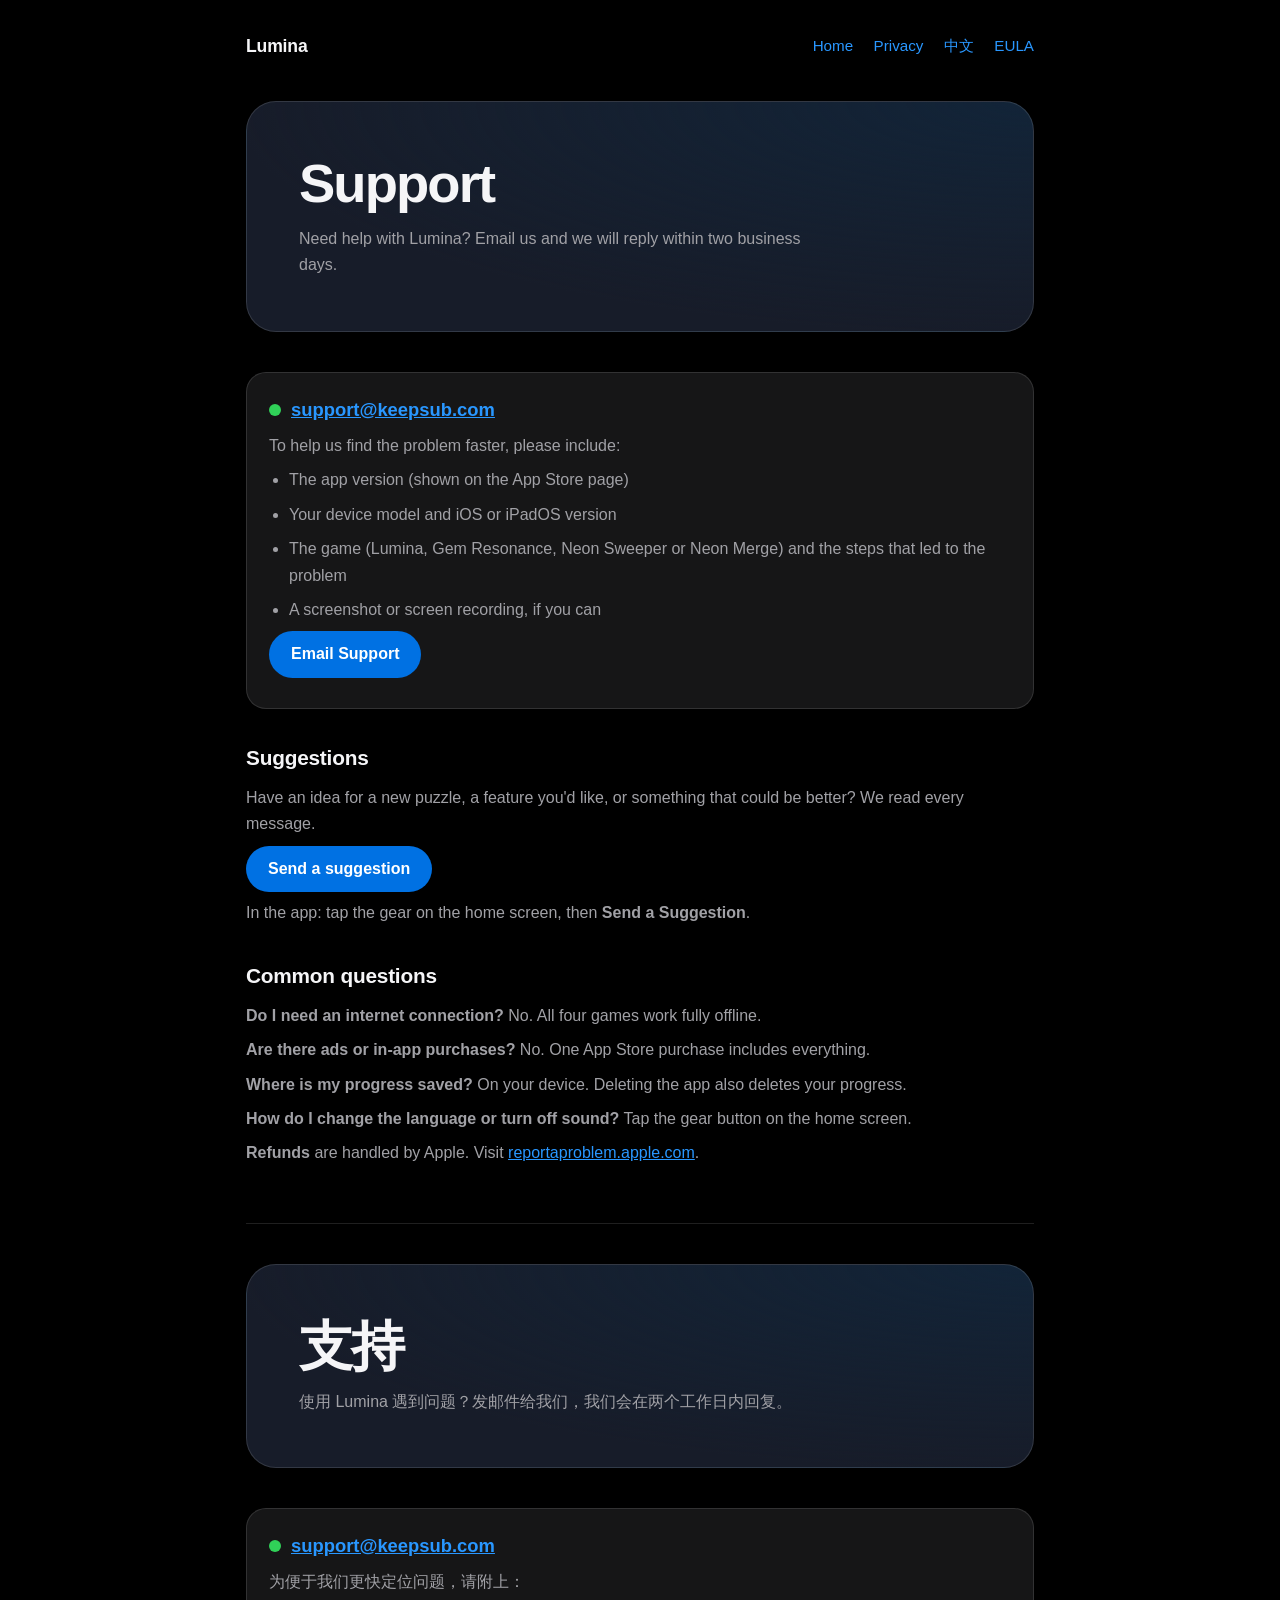
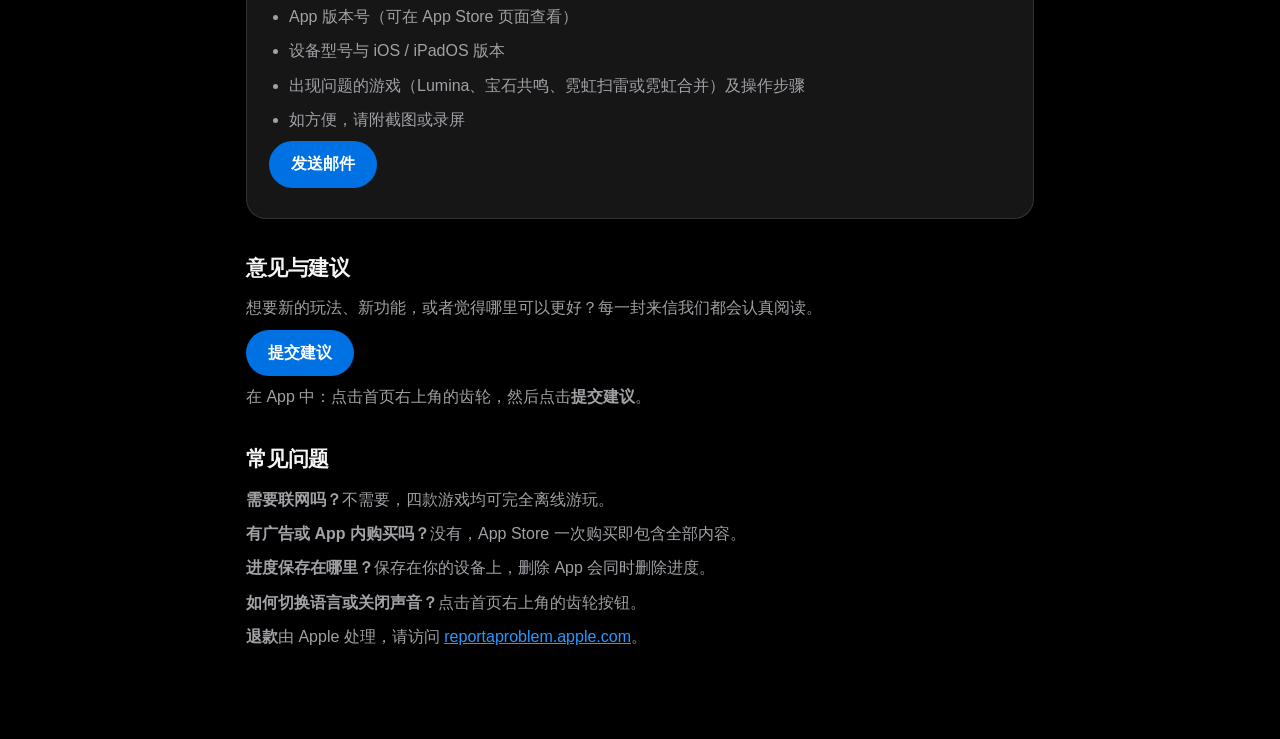
<file: support.html>
<!DOCTYPE html>
<html lang="en">
<head>
    <meta charset="UTF-8">
    <meta name="viewport" content="width=device-width, initial-scale=1.0">
    <title>Support & Suggestions · 支持与建议 - Lumina</title>
    <meta name="description" content="Get help with Lumina for iPhone and iPad.">
    <style>
        :root {
            --bg: #000000;
            --panel: #161617;
            --text: #f5f5f7;
            --muted: #a1a1a6;
            --accent: #2997ff;
            --ok: #30d158;
            --border: rgba(255, 255, 255, 0.12);
        }
        * { box-sizing: border-box; margin: 0; padding: 0; }
        body {
            font-family: -apple-system, BlinkMacSystemFont, "SF Pro Text", "PingFang SC", "Segoe UI", sans-serif;
            background: var(--bg);
            color: var(--text);
            line-height: 1.65;
            padding: 32px 16px 80px;
            max-width: 820px;
            margin: 0 auto;
        }
        header { display: flex; justify-content: space-between; align-items: center; margin-bottom: 40px; flex-wrap: wrap; gap: 12px; }
        header strong { font-size: 1.1rem; letter-spacing: -0.01em; }
        nav a { color: var(--accent); text-decoration: none; margin-left: 16px; font-size: 0.95rem; }
        nav a:first-child { margin-left: 0; }
        h1 { font-size: clamp(2rem, 6vw, 2.8rem); letter-spacing: -0.02em; line-height: 1.1; margin-bottom: 8px; }
        h2 { margin: 32px 0 10px; font-size: 1.3rem; letter-spacing: -0.01em; }
        p, li { color: var(--muted); margin: 8px 0; }
        ul { padding-left: 20px; }
        .date { color: var(--muted); font-size: 0.9rem; }
        .label {
            margin: 28px 0;
            border: 1px solid var(--border);
            border-radius: 18px;
            padding: 22px;
            background: var(--panel);
        }
        .label .badge { display: inline-flex; align-items: center; gap: 10px; font-weight: 600; color: var(--text); font-size: 1.15rem; }
        .label .dot { width: 12px; height: 12px; border-radius: 50%; background: var(--ok); flex-shrink: 0; }
        table { width: 100%; border-collapse: collapse; margin-top: 12px; font-size: 0.95rem; }
        th, td { text-align: left; padding: 10px 8px; border-top: 1px solid var(--border); vertical-align: top; }
        th { color: var(--text); font-weight: 600; width: 46%; }
        td { color: var(--muted); }
        .lang { border-top: 1px solid var(--border); margin-top: 56px; padding-top: 40px; }
        a { color: var(--accent); }
        a.cta { display: inline-block; background: #0071e3; color: #fff; text-decoration: none; padding: 10px 22px; border-radius: 980px; font-weight: 600; }
    </style>
<link rel="stylesheet" href="documents.css?v=1">
</head>
<body class="product-document">
    <header>
        <strong>Lumina</strong>
        <nav>
            <a href="index.html">Home</a>
            <a href="privacy.html">Privacy</a>
            <a href="#zh">中文</a>
            <a href="https://www.apple.com/legal/internet-services/itunes/dev/stdeula/" target="_blank" rel="noopener">EULA</a>
        </nav>
    </header>

    <section id="en" lang="en">
        <div class="document-hero"><h1>Support</h1>
        <p>Need help with Lumina? Email us and we will reply within two business days.</p></div>
        <div class="label">
            <div class="badge"><span class="dot"></span><a href="mailto:support@keepsub.com?subject=Lumina%20Support">support@keepsub.com</a></div>
            <p>To help us find the problem faster, please include:</p>
            <ul>
                <li>The app version (shown on the App Store page)</li>
                <li>Your device model and iOS or iPadOS version</li>
                <li>The game (Lumina, Gem Resonance, Neon Sweeper or Neon Merge) and the steps that led to the problem</li>
                <li>A screenshot or screen recording, if you can</li>
            </ul>
            <p><a class="cta" href="mailto:support@keepsub.com?subject=Lumina%20Support&amp;body=App%3A%20Lumina%0AApp%20version%3A%0ADevice%3A%0AiOS%20/%20iPadOS%20version%3A%0AGame%3A%0A%0AWhat%20happened%3A%0A%0ASteps%20to%20reproduce%3A%0A1.%0A2.%0A3.%0A">Email Support</a></p>
        </div>
        <h2 id="feedback">Suggestions</h2>
        <p>Have an idea for a new puzzle, a feature you'd like, or something that could be better? We read every message.</p>
        <p><a class="cta" href="mailto:support@keepsub.com?subject=Lumina%20Suggestion">Send a suggestion</a></p>
        <p>In the app: tap the gear on the home screen, then <strong>Send a Suggestion</strong>.</p>

        <h2>Common questions</h2>
        <p><strong>Do I need an internet connection?</strong> No. All four games work fully offline.</p>
        <p><strong>Are there ads or in-app purchases?</strong> No. One App Store purchase includes everything.</p>
        <p><strong>Where is my progress saved?</strong> On your device. Deleting the app also deletes your progress.</p>
        <p><strong>How do I change the language or turn off sound?</strong> Tap the gear button on the home screen.</p>
        <p><strong>Refunds</strong> are handled by Apple. Visit <a href="https://reportaproblem.apple.com" target="_blank" rel="noopener">reportaproblem.apple.com</a>.</p>
    </section>

    <section id="zh" class="lang" lang="zh-Hans">
        <div class="document-hero"><h1>支持</h1>
        <p>使用 Lumina 遇到问题？发邮件给我们，我们会在两个工作日内回复。</p></div>
        <div class="label">
            <div class="badge"><span class="dot"></span><a href="mailto:support@keepsub.com?subject=Lumina%20%E6%94%AF%E6%8C%81">support@keepsub.com</a></div>
            <p>为便于我们更快定位问题，请附上：</p>
            <ul>
                <li>App 版本号（可在 App Store 页面查看）</li>
                <li>设备型号与 iOS / iPadOS 版本</li>
                <li>出现问题的游戏（Lumina、宝石共鸣、霓虹扫雷或霓虹合并）及操作步骤</li>
                <li>如方便，请附截图或录屏</li>
            </ul>
            <p><a class="cta" href="mailto:support@keepsub.com?subject=Lumina%20%E6%94%AF%E6%8C%81&amp;body=App%EF%BC%9ALumina%0AApp%20%E7%89%88%E6%9C%AC%EF%BC%9A%0A%E8%AE%BE%E5%A4%87%E5%9E%8B%E5%8F%B7%EF%BC%9A%0A%E7%B3%BB%E7%BB%9F%E7%89%88%E6%9C%AC%EF%BC%9A%0A%E6%B8%B8%E6%88%8F%EF%BC%9A%0A%0A%E9%97%AE%E9%A2%98%E6%8F%8F%E8%BF%B0%EF%BC%9A%0A%0A%E9%87%8D%E7%8E%B0%E6%AD%A5%E9%AA%A4%EF%BC%9A%0A1.%0A2.%0A3.%0A">发送邮件</a></p>
        </div>
        <h2 id="feedback-zh">意见与建议</h2>
        <p>想要新的玩法、新功能，或者觉得哪里可以更好？每一封来信我们都会认真阅读。</p>
        <p><a class="cta" href="mailto:support@keepsub.com?subject=Lumina%20%E5%BB%BA%E8%AE%AE">提交建议</a></p>
        <p>在 App 中：点击首页右上角的齿轮，然后点击<strong>提交建议</strong>。</p>

        <h2>常见问题</h2>
        <p><strong>需要联网吗？</strong>不需要，四款游戏均可完全离线游玩。</p>
        <p><strong>有广告或 App 内购买吗？</strong>没有，App Store 一次购买即包含全部内容。</p>
        <p><strong>进度保存在哪里？</strong>保存在你的设备上，删除 App 会同时删除进度。</p>
        <p><strong>如何切换语言或关闭声音？</strong>点击首页右上角的齿轮按钮。</p>
        <p><strong>退款</strong>由 Apple 处理，请访问 <a href="https://reportaproblem.apple.com" target="_blank" rel="noopener">reportaproblem.apple.com</a>。</p>
    </section>
</body>
</html>
</file>
<file: home.css>
:root{--bg:#f8f7f3;--bg2:#f1efe8;--card:#fffefb;--text:#273830;--muted:#76796d;--line:#e5e1d7;
--accent:#bb6547;--sage:#e7ebdf;--sand:#efe5d6;--nav:rgba(248,247,243,.8);--shadow:0 10px 36px rgba(39,56,48,.07);color-scheme:light dark}
@media (prefers-color-scheme:dark){:root{--bg:#18201c;--bg2:#1e2722;--card:#212b26;--text:#eeece4;--muted:#a3a698;
--line:#323d37;--accent:#de8a6b;--sage:#26312b;--sand:#2c2a24;--nav:rgba(24,32,28,.78);--shadow:0 10px 36px rgba(0,0,0,.35)}}
*{box-sizing:border-box;margin:0;padding:0}
html{scroll-behavior:smooth;-webkit-text-size-adjust:100%}
body{font-family:-apple-system,BlinkMacSystemFont,"SF Pro Text","SF Pro Display","PingFang SC","PingFang TC","Hiragino Sans GB","Segoe UI",Roboto,sans-serif;
background:var(--bg);color:var(--text);line-height:1.6;-webkit-font-smoothing:antialiased}
a{color:var(--accent)}
img{max-width:100%}
.wrap{max-width:1060px;margin:0 auto;padding:0 20px}
.narrow{max-width:760px}
nav.top{position:sticky;top:0;z-index:10;background:var(--nav);backdrop-filter:saturate(160%) blur(18px);
-webkit-backdrop-filter:saturate(160%) blur(18px);border-bottom:1px solid var(--line)}
nav.top .wrap{display:flex;align-items:center;gap:20px;height:56px}
.brand{display:flex;align-items:center;gap:10px;font-weight:650;color:var(--text);text-decoration:none;letter-spacing:-.01em;white-space:nowrap}
.brand img{width:28px;height:28px;border-radius:7px}
.links{margin-left:auto;display:flex;gap:18px;align-items:center;font-size:.92rem}
.links a{color:var(--muted);text-decoration:none}
.links a:hover,.links a.on{color:var(--text)}
.lang{border:1px solid var(--line);border-radius:999px;padding:3px 11px}
@media (max-width:640px){.links .hide-s{display:none}.links{gap:12px}}
h1,h2,h3{letter-spacing:-.025em;line-height:1.12}
.accent{color:var(--accent)}
.btn{display:inline-flex;align-items:center;gap:8px;min-height:46px;padding:0 22px;border-radius:999px;
text-decoration:none;border:0;cursor:pointer;font:inherit;font-weight:600}
.btn.primary{background:var(--text);color:var(--bg)}
.btn.ghost{background:transparent;color:var(--text);border:1px solid var(--line)}
.actions{display:flex;flex-wrap:wrap;gap:12px}
footer{border-top:1px solid var(--line);margin-top:96px;padding:28px 0 48px;color:var(--muted);font-size:.85rem}
footer .wrap{display:flex;flex-wrap:wrap;gap:10px 22px;align-items:center}
footer a{color:var(--muted);text-decoration:none}footer a:hover{color:var(--text)}
footer .sp{margin-left:auto}
/* hero */
.hero{position:relative;overflow:hidden;border-bottom:1px solid var(--line)}
.hero:before{content:"";position:absolute;inset:-20%;pointer-events:none;background:
radial-gradient(38% 42% at 78% 40%,var(--sage),transparent 70%),
radial-gradient(30% 34% at 18% 85%,var(--sand),transparent 70%)}
.hero .wrap{position:relative;display:grid;grid-template-columns:1.1fr 1fr;gap:32px;align-items:center;padding-top:64px;padding-bottom:72px}
.hero .icon{width:88px;height:88px;border-radius:20px;box-shadow:var(--shadow);margin-bottom:22px;display:block}
.hero .kicker{color:var(--accent);font-weight:600;font-size:.82rem;letter-spacing:.14em;text-transform:uppercase;margin-bottom:12px}
.hero h1{font-size:clamp(2.5rem,6.2vw,4.4rem);font-weight:800}
.hero p.lead{font-size:clamp(1.05rem,2vw,1.25rem);color:var(--muted);margin:20px 0 28px;max-width:30em}
.hero .avail{color:var(--muted);font-size:.9rem;margin-top:16px}
.shots{display:flex;justify-content:center;gap:14px}
.shots img{width:46%;max-width:240px;height:auto;border-radius:22px;border:1px solid var(--line);box-shadow:var(--shadow);background:var(--card)}
.shots img:nth-child(2){margin-top:44px}
@media (max-width:820px){.hero .wrap{grid-template-columns:1fr;padding-top:40px}}
/* sections */
section.block{padding:88px 0 0}
.eyebrow{color:var(--accent);font-weight:600;font-size:.95rem;margin-bottom:10px}
section.block h2{font-size:clamp(1.9rem,4.4vw,2.8rem);font-weight:750;max-width:18em}
section.block p.sub{color:var(--muted);font-size:1.1rem;margin-top:14px;max-width:38em}
.steps{display:grid;grid-template-columns:repeat(3,1fr);gap:16px;margin-top:36px}
.step{background:var(--card);border:1px solid var(--line);border-radius:22px;padding:26px;box-shadow:var(--shadow)}
.step b{display:block;font-size:2.2rem;font-weight:800;letter-spacing:-.04em;color:var(--accent)}
.step h3{font-size:1.15rem;margin:6px 0}.step p{color:var(--muted)}
.grid{display:grid;grid-template-columns:repeat(3,1fr);gap:16px;margin-top:36px}
.feat{background:var(--card);border:1px solid var(--line);border-radius:22px;padding:24px}
.feat .ic{color:var(--accent);margin-bottom:12px;width:28px;height:28px}
.feat h3{font-size:1.06rem;margin-bottom:6px}.feat p{color:var(--muted);font-size:.97rem}
.decks{display:flex;flex-wrap:wrap;gap:10px;margin-top:28px;list-style:none}
.decks li{background:var(--sage);color:var(--text);border-radius:999px;padding:7px 16px;font-weight:550;font-size:.95rem}
.gallery{display:grid;grid-template-columns:repeat(3,1fr);gap:16px;margin-top:36px}
.gallery img{width:100%;height:auto;border-radius:22px;border:1px solid var(--line);box-shadow:var(--shadow)}
@media (max-width:820px){.steps,.grid{grid-template-columns:1fr}.gallery{grid-template-columns:1fr 1fr}}
.cta{margin-top:40px;border-radius:28px;padding:40px;background:var(--sage);border:1px solid var(--line)}
.cta h3{font-size:clamp(1.5rem,3.2vw,2.1rem)}.cta p{color:var(--muted);margin:8px 0 22px}
@media (max-width:640px){.cta{padding:28px}}

:root { --bg:#080a0f;--card:#151b28;--text:#f5f7fe;--muted:#acb6cb;--line:#2b3448;--accent:#7cbaff;--sage:#132645;--sand:#25213e;--nav:rgba(8,10,15,.92); color-scheme: dark; }
.shots { align-items: flex-start; }
.shots img { aspect-ratio: auto; }
.gallery { align-items: start; }
.gallery img { display: block; }
.gallery figure { min-width: 0; margin: 0; }
.gallery figcaption { color: var(--muted); margin-top: 8px; }
.media video { width: 100%; border-radius: 20px; border: 1px solid var(--line); display: block; }
@media (max-width: 480px) { section.block { padding-top: 58px; } nav.top .wrap { gap: 8px; padding-inline: 12px; } .links { gap: 8px; } .lang { padding-inline: 7px; } }
</file>
<file: documents.css>
/* Support and privacy share the homepage's palette and card styling. */
.product-document {
  --document-border: var(--border);
  --document-surface: var(--panel);
}
.document-hero {
  margin: 0 0 clamp(24px, 4vw, 40px);
  padding: clamp(22px, 6vw, 52px);
  border: 1px solid var(--document-border);
  border-radius: clamp(20px, 4vw, 30px);
  background: radial-gradient(ellipse at top right, #122438, transparent 72%), #171c29;
}
.document-hero img {
  display: block;
  width: 48px;
  height: 48px;
  border-radius: 12px;
  margin: 0 0 16px;
}
.product-document .document-hero h1 {
  font-size: clamp(1.8rem, 5vw, 3.4rem);
  line-height: 1.1;
  letter-spacing: -.035em;
  margin: 0;
}
.product-document .document-hero p {
  max-width: 58ch;
  margin: 12px 0 0;
}
.product-document :is(.summary, .mailcard, .card, .label, .faq) {
  background: var(--document-surface);
  border: 1px solid var(--document-border);
  border-radius: 20px;
}
.product-document .faq { padding: 0 clamp(16px, 4vw, 26px); }
.product-document .faq details:first-child { border-top: 0; }
.product-document :is(h2, section[id]) { scroll-margin-top: 76px; }
.product-document a { overflow-wrap: anywhere; }
.product-document :focus-visible { outline: 2px solid var(--accent); outline-offset: 4px; }
</file>
